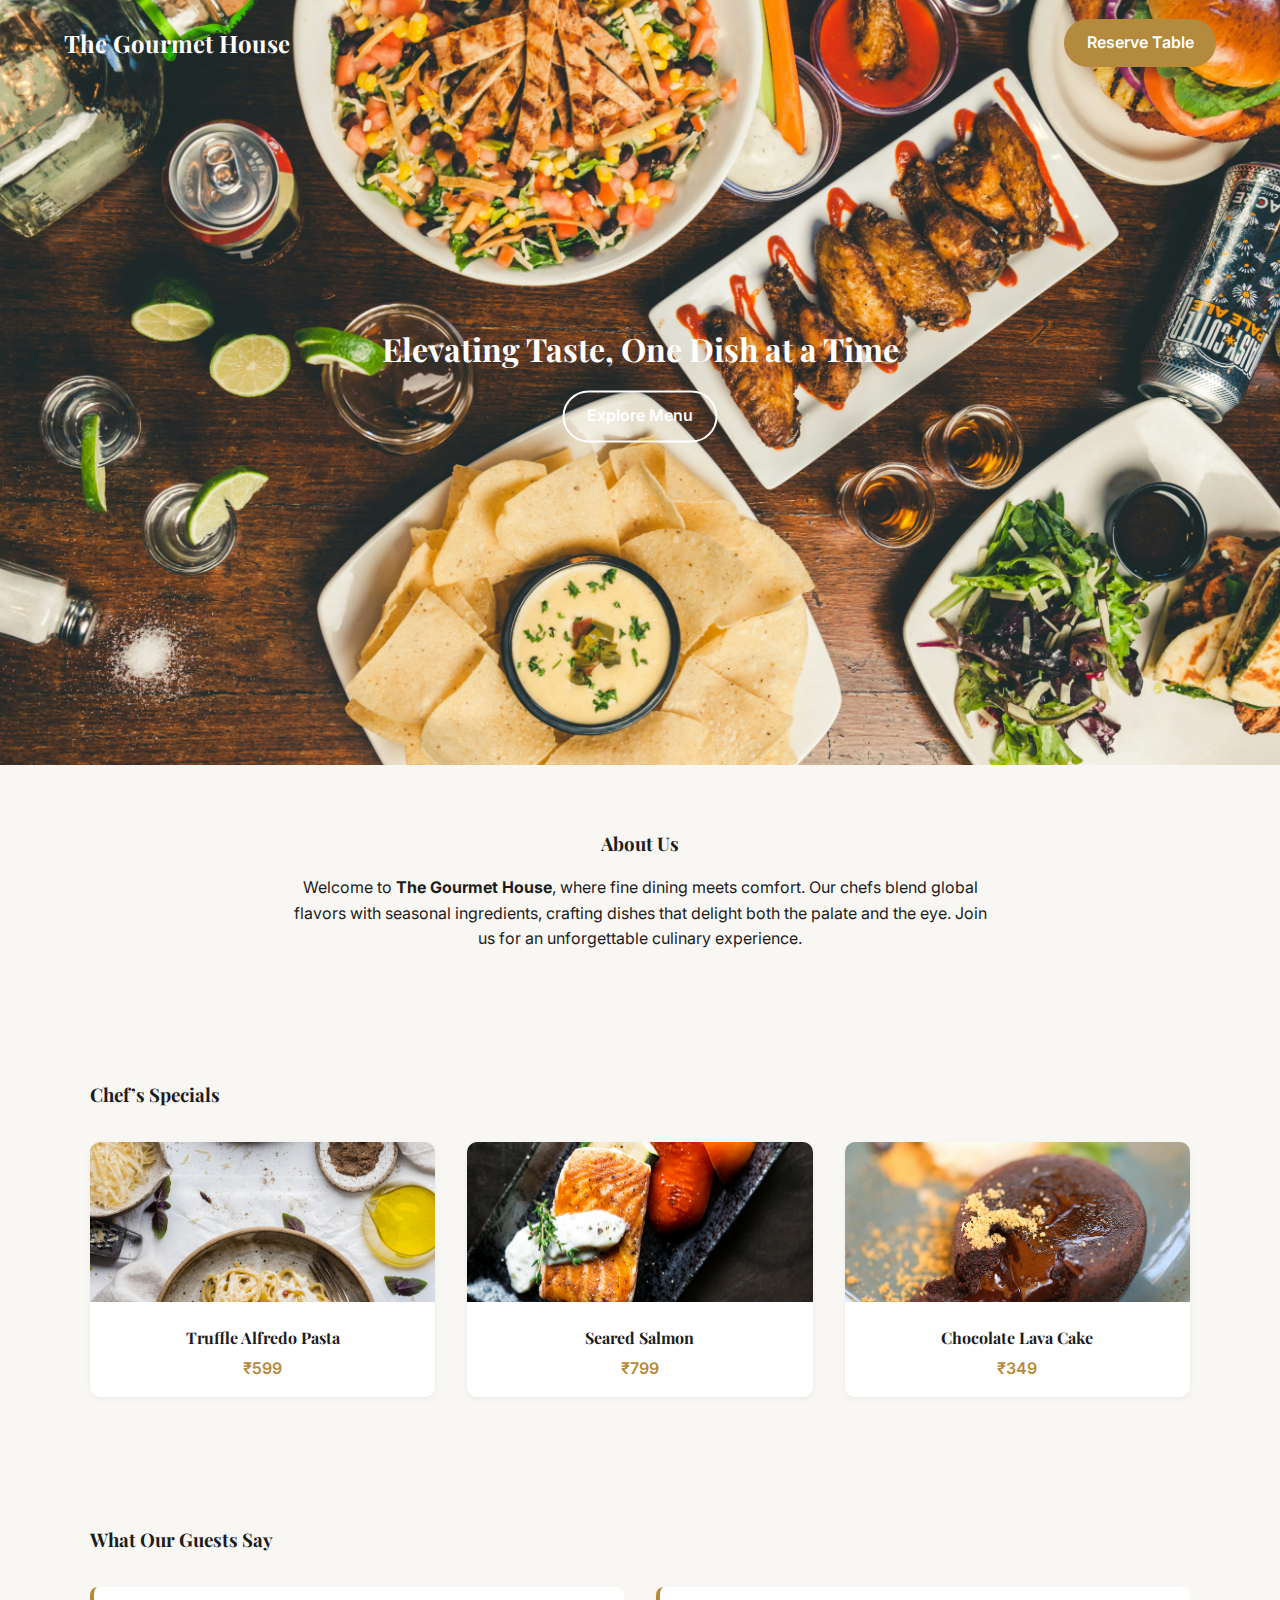
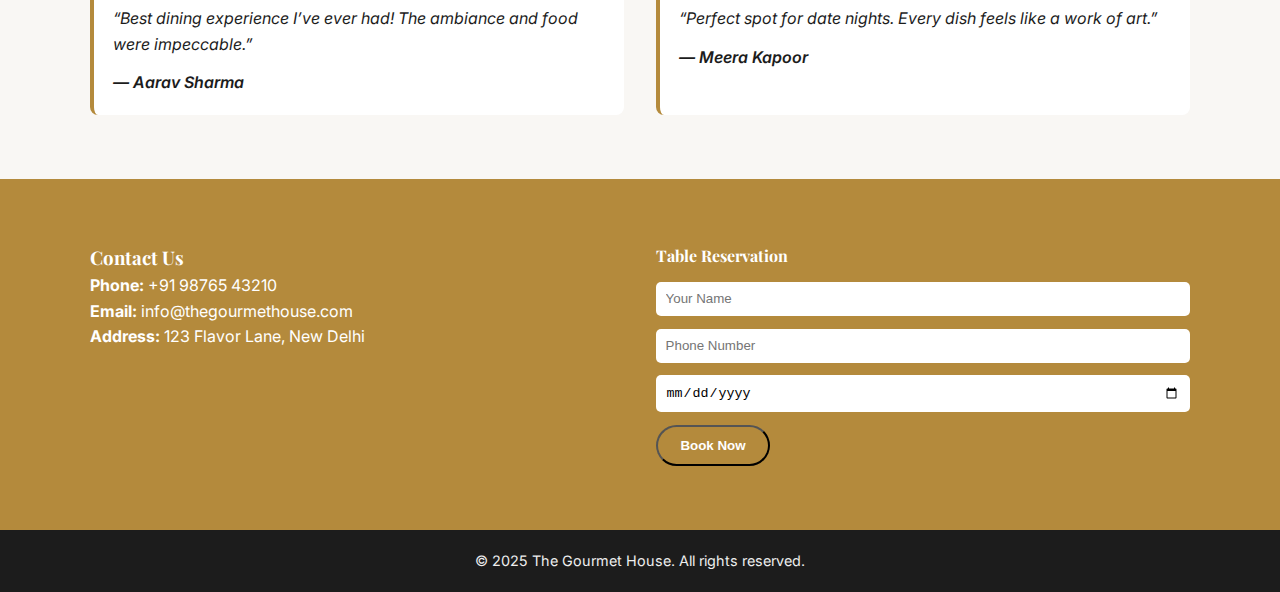
<file: codsoft_task1/index.html>
<!DOCTYPE html>
<html lang="en">
<head>
  <meta charset="UTF-8" />
  <meta name="viewport" content="width=device-width, initial-scale=1" />
  <title>The Gourmet House</title>

  <!-- Google Fonts -->
  <link href="https://fonts.googleapis.com/css2?family=Playfair+Display:wght@400;700&family=Inter:wght@400;600&display=swap" rel="stylesheet" />

  <!-- Stylesheet -->
  <link rel="stylesheet" href="style.css" />
</head>
<body>
  <!-- Hero Section -->
  <header class="hero">
    <nav class="navbar">
      <h1 class="logo">The Gourmet House</h1>
      <a href="#contact" class="btn primary-btn">Reserve Table</a>
    </nav>

    <div class="hero-content">
      <h2>Elevating Taste, One Dish at a Time</h2>
      <a href="#menu" class="btn secondary-btn">Explore Menu</a>
    </div>
  </header>

  <!-- About Section -->
  <section id="about" class="about">
    <div class="container">
      <h3>About Us</h3>
      <p>
        Welcome to <strong>The Gourmet House</strong>, where fine dining meets comfort.
        Our chefs blend global flavors with seasonal ingredients, crafting dishes
        that delight both the palate and the eye. Join us for an unforgettable culinary experience.
      </p>
    </div>
  </section>

  <!-- Menu Section -->
  <section id="menu" class="menu">
    <div class="container">
      <h3>Chef’s Specials</h3>
      <div class="menu-grid">
        <div class="menu-item">
          <img src="images/dish1.jpg" alt="Truffle Alfredo Pasta" />
          <h4>Truffle Alfredo Pasta</h4>
          <p class="price">₹599</p>
        </div>
        <div class="menu-item">
          <img src="images/dish2.jpg" alt="Seared Salmon" />
          <h4>Seared Salmon</h4>
          <p class="price">₹799</p>
        </div>
        <div class="menu-item">
          <img src="images/dish3.jpg" alt="Chocolate Lava Cake" />
          <h4>Chocolate Lava Cake</h4>
          <p class="price">₹349</p>
        </div>
      </div>
    </div>
  </section>

  <!-- Testimonials Section -->
  <section class="testimonials">
    <div class="container">
      <h3>What Our Guests Say</h3>
      <div class="testimonial-grid">
        <blockquote>
          “Best dining experience I’ve ever had! The ambiance and food were impeccable.”
          <cite>— Aarav Sharma</cite>
        </blockquote>
        <blockquote>
          “Perfect spot for date nights. Every dish feels like a work of art.”
          <cite>— Meera Kapoor</cite>
        </blockquote>
      </div>
    </div>
  </section>

  <!-- Contact Section -->
  <section id="contact" class="contact">
    <div class="container contact-grid">
      <div>
        <h3>Contact Us</h3>
        <p><strong>Phone:</strong> +91 98765 43210</p>
        <p><strong>Email:</strong> info@thegourmethouse.com</p>
        <p><strong>Address:</strong> 123 Flavor Lane, New Delhi</p>
      </div>
      <form class="reserve-form">
        <h4>Table Reservation</h4>
        <input type="text" placeholder="Your Name" required />
        <input type="tel" placeholder="Phone Number" required />
        <input type="date" required />
        <button class="btn primary-btn" type="submit">Book Now</button>
      </form>
    </div>
  </section>

  <!-- Footer -->
  <footer class="footer">
    <p>© 2025 The Gourmet House. All rights reserved.</p>
  </footer>
</body>
</html>
</file>
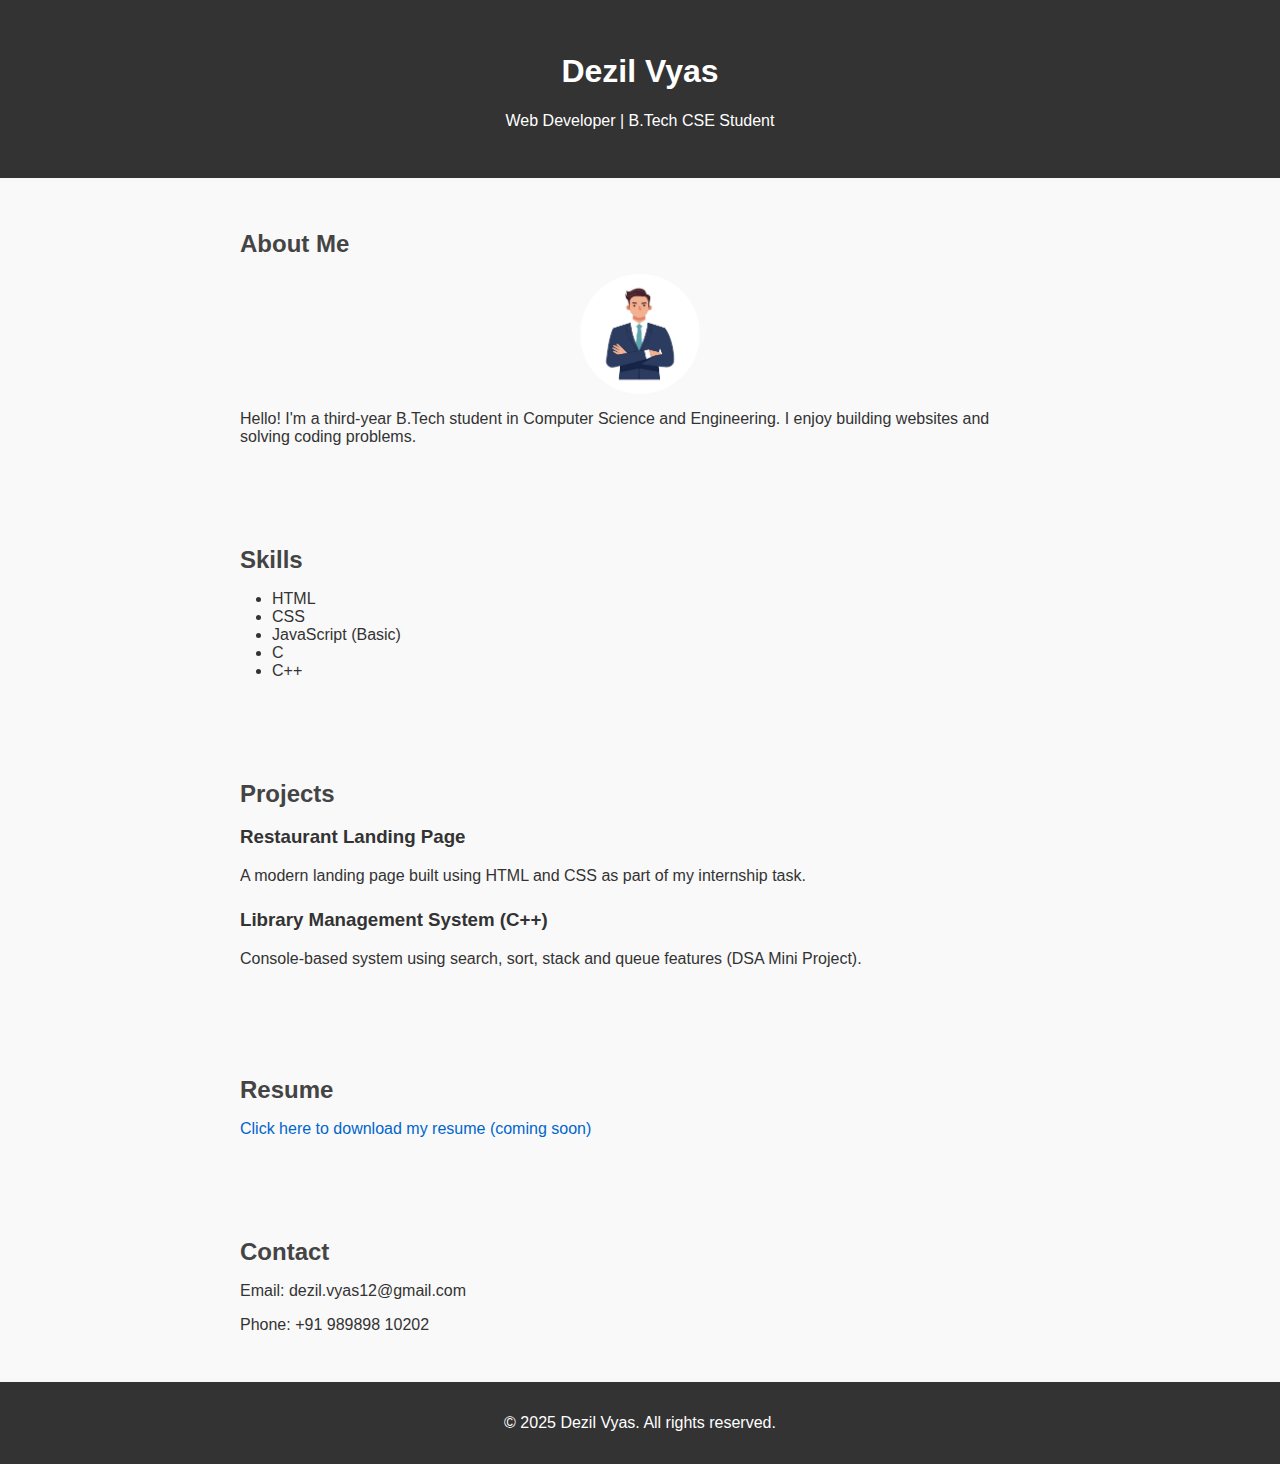
<file: codsoft_task2/index.html>
<!DOCTYPE html>
<html lang="en">
<head>
  <meta charset="UTF-8" />
  <meta name="viewport" content="width=device-width, initial-scale=1" />
  <title>My Portfolio</title>
  <link rel="stylesheet" href="style.css" />
</head>
<body>

  <header>
    <h1>Dezil Vyas</h1>
    <p>Web Developer | B.Tech CSE Student</p>
  </header>

  <section id="about">
    <h2>About Me</h2>
    <img src="images/profile.jpg" alt="My Photo" />
    <p>Hello! I'm a third-year B.Tech student in Computer Science and Engineering. I enjoy building websites and solving coding problems.</p>
  </section>

  <section id="skills">
    <h2>Skills</h2>
    <ul>
      <li>HTML</li>
      <li>CSS</li>
      <li>JavaScript (Basic)</li>
      <li>C</li>
      <li>C++</li>
      
    </ul>
  </section>

  <section id="projects">
    <h2>Projects</h2>
    <div class="project">
      <h3>Restaurant Landing Page</h3>
      <p>A modern landing page built using HTML and CSS as part of my internship task.</p>
    </div>
    <div class="project">
      <h3>Library Management System (C++)</h3>
      <p>Console-based system using search, sort, stack and queue features (DSA Mini Project).</p>
    </div>
  </section>

  <section id="resume">
    <h2>Resume</h2>
    <p><a href="#" download>Click here to download my resume (coming soon)</a></p>
  </section>

  <section id="contact">
    <h2>Contact</h2>
    <p>Email: dezil.vyas12@gmail.com</p>
    <p>Phone: +91 989898 10202</p>
  </section>

  <footer>
    <p>&copy; 2025 Dezil Vyas. All rights reserved.</p>
  </footer>

</body>
</html>
</file>
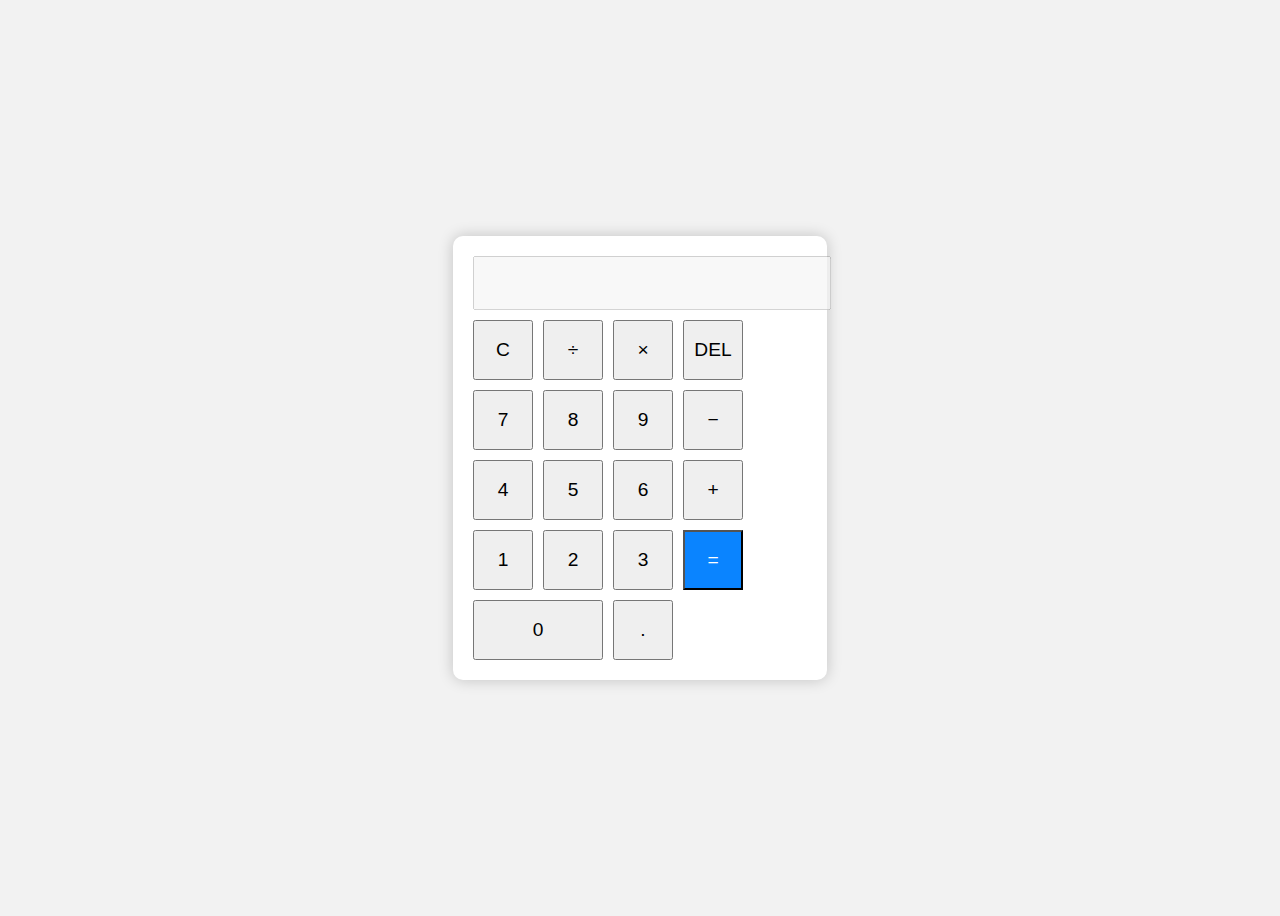
<file: codsoft_task3/index.html>
<!DOCTYPE html>
<html lang="en">
<head>
  <meta charset="UTF-8" />
  <meta name="viewport" content="width=device-width, initial-scale=1.0"/>
  <title>Simple Calculator</title>
  <link rel="stylesheet" href="style.css" />
</head>
<body>
  <div class="calculator">
    <input type="text" id="display" disabled />
    <div class="buttons">
      <button onclick="clearDisplay()">C</button>
      <button onclick="append('/')">÷</button>
      <button onclick="append('*')">×</button>
      <button onclick="del()">DEL</button>

      <button onclick="append('7')">7</button>
      <button onclick="append('8')">8</button>
      <button onclick="append('9')">9</button>
      <button onclick="append('-')">−</button>

      <button onclick="append('4')">4</button>
      <button onclick="append('5')">5</button>
      <button onclick="append('6')">6</button>
      <button onclick="append('+')">+</button>

      <button onclick="append('1')">1</button>
      <button onclick="append('2')">2</button>
      <button onclick="append('3')">3</button>
      <button class="equal" onclick="calculate()">=</button>

      <button class="zero" onclick="append('0')">0</button>
      <button onclick="append('.')">.</button>
    </div>
  </div>

  <script src="script.js"></script>
</body>
</html>
</file>
<file: codsoft_task1/style.css>
/* Global Styles */
:root {
  --primary: #b48a3c;
  --dark: #1c1c1c;
  --light: #f9f7f4;
  --font-heading: 'Playfair Display', serif;
  --font-body: 'Inter', sans-serif;
}

*,
*::before,
*::after {
  box-sizing: border-box;
  margin: 0;
  padding: 0;
}

body {
  font-family: var(--font-body);
  background-color: var(--light);
  color: var(--dark);
  line-height: 1.6;
}

h1, h2, h3, h4 {
  font-family: var(--font-heading);
  font-weight: 700;
}

.container {
  width: 90%;
  max-width: 1100px;
  margin: auto;
}

/* Buttons */
.btn {
  display: inline-block;
  padding: 0.7rem 1.4rem;
  border-radius: 30px;
  text-decoration: none;
  font-weight: 600;
  transition: 0.2s ease;
}
.btn:hover {
  transform: translateY(-2px);
}
.primary-btn {
  background: var(--primary);
  color: white;
}
.secondary-btn {
  background: transparent;
  border: 2px solid white;
  color: white;
}

/* Hero Section */
.hero {
  background: url('images/hero.jpg') center/cover no-repeat;
  min-height: 85vh;
  position: relative;
  color: white;
}

.navbar {
  display: flex;
  justify-content: space-between;
  align-items: center;
  padding: 1.2rem 5%;
}
.logo {
  font-size: 1.5rem;
}

.hero-content {
  position: absolute;
  top: 50%;
  left: 50%;
  transform: translate(-50%, -50%);
  text-align: center;
}
.hero-content h2 {
  font-size: 2rem;
  margin-bottom: 1rem;
}

/* About Section */
.about {
  padding: 4rem 0;
  text-align: center;
}
.about p {
  max-width: 700px;
  margin: 1rem auto 0;
}

/* Menu Section */
.menu {
  padding: 4rem 0;
}
.menu-grid {
  display: grid;
  grid-template-columns: repeat(auto-fit, minmax(220px, 1fr));
  gap: 2rem;
  margin-top: 2rem;
}
.menu-item {
  background: white;
  border-radius: 10px;
  box-shadow: 0 2px 6px rgba(0,0,0,0.05);
  text-align: center;
  overflow: hidden;
}
.menu-item img {
  width: 100%;
  height: 160px;
  object-fit: cover;
}
.menu-item h4 {
  margin: 1rem 0 0.3rem;
}
.price {
  color: var(--primary);
  font-weight: 600;
  margin-bottom: 1rem;
}

/* Testimonials */
.testimonials {
  padding: 4rem 0;
}
.testimonial-grid {
  display: grid;
  grid-template-columns: repeat(auto-fit, minmax(260px, 1fr));
  gap: 2rem;
  margin-top: 2rem;
}
blockquote {
  background: #fff;
  border-left: 4px solid var(--primary);
  padding: 1.2rem;
  border-radius: 8px;
  font-style: italic;
}
cite {
  display: block;
  margin-top: 0.8rem;
  font-weight: 600;
}

/* Contact Section */
.contact {
  padding: 4rem 0;
  background: var(--primary);
  color: white;
}
.contact-grid {
  display: grid;
  grid-template-columns: repeat(auto-fit, minmax(260px, 1fr));
  gap: 2rem;
}
.reserve-form {
  display: flex;
  flex-direction: column;
  gap: 0.8rem;
}
.reserve-form input {
  padding: 0.6rem;
  border-radius: 5px;
  border: none;
}
.reserve-form button {
  align-self: flex-start;
}

/* Footer */
.footer {
  text-align: center;
  padding: 1.2rem 0;
  background: var(--dark);
  color: #eee;
  font-size: 0.9rem;
}
</file>
<file: codsoft_task2/style.css>
body {
  font-family: Arial, sans-serif;
  margin: 0;
  padding: 0;
  background: #f9f9f9;
  color: #333;
}
header {
  background: #333;
  color: #fff;
  padding: 2rem 1rem;
  text-align: center;
}
section {
  padding: 2rem 1rem;
  max-width: 800px;
  margin: auto;
}
h2 {
  color: #444;
  margin-bottom: 1rem;
}
ul {
  list-style-type: disc;
  padding-left: 2rem;
}
.project {
  margin-bottom: 1.5rem;
}
footer {
  background: #333;
  color: white;
  text-align: center;
  padding: 1rem 0;
}
img {
  max-width: 120px;
  border-radius: 100px;
  display: block;
  margin: 1rem auto;
}
a {
  color: #0066cc;
  text-decoration: none;
}
a:hover {
  text-decoration: underline;
}
</file>
<file: codsoft_task3/style.css>
body {
  background: #f2f2f2;
  display: flex;
  justify-content: center;
  align-items: center;
  height: 100vh;
  font-family: Arial, sans-serif;
}
.calculator {
  background: white;
  padding: 20px;
  border-radius: 10px;
  box-shadow: 0 0 15px rgba(0, 0, 0, 0.2);
}
#display {
  width: 100%;
  height: 50px;
  font-size: 1.5rem;
  text-align: right;
  margin-bottom: 10px;
  padding: 0 10px;
}
.buttons {
  display: grid;
  grid-template-columns: repeat(4, 60px);
  gap: 10px;
}
button {
  height: 60px;
  font-size: 1.2rem;
  cursor: pointer;
}
.equal {
  background-color: #0a84ff;
  color: white;
  grid-row: span 2;
}
.zero {
  grid-column: span 2;
}
</file>
